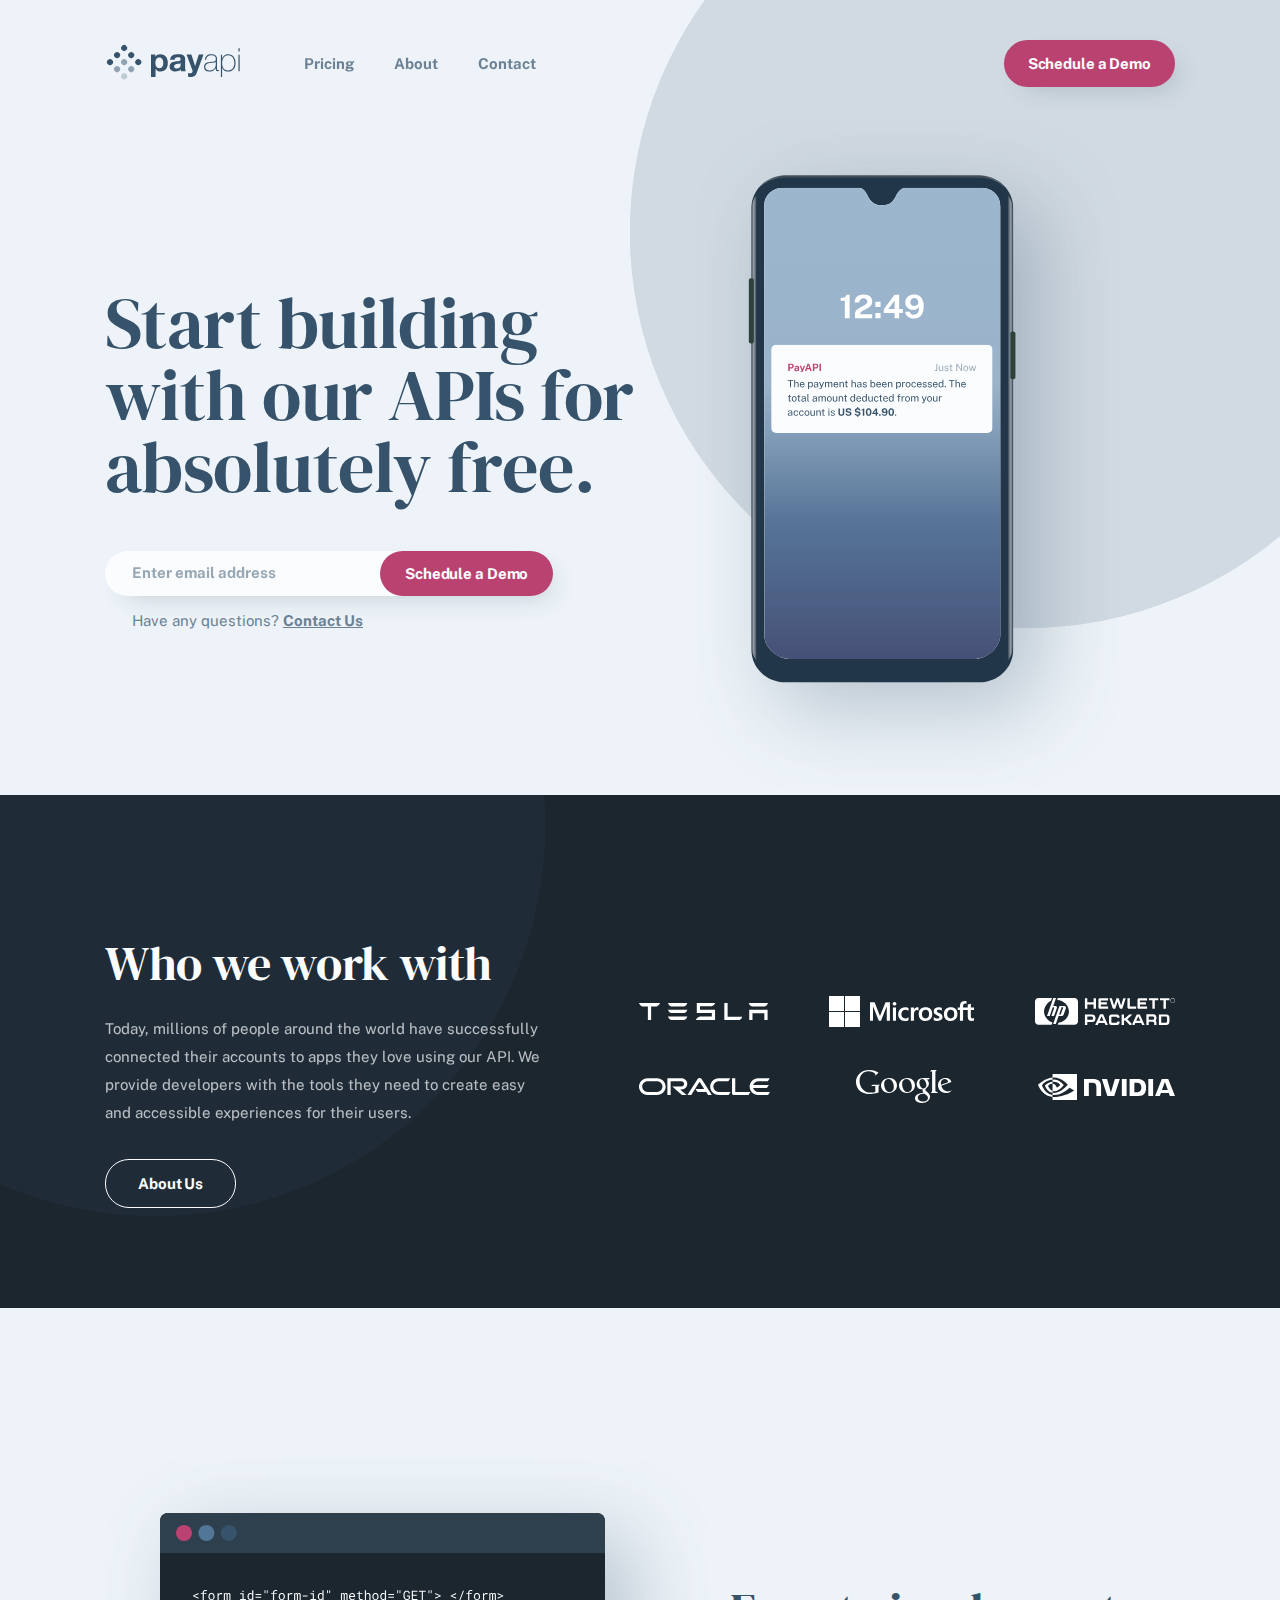
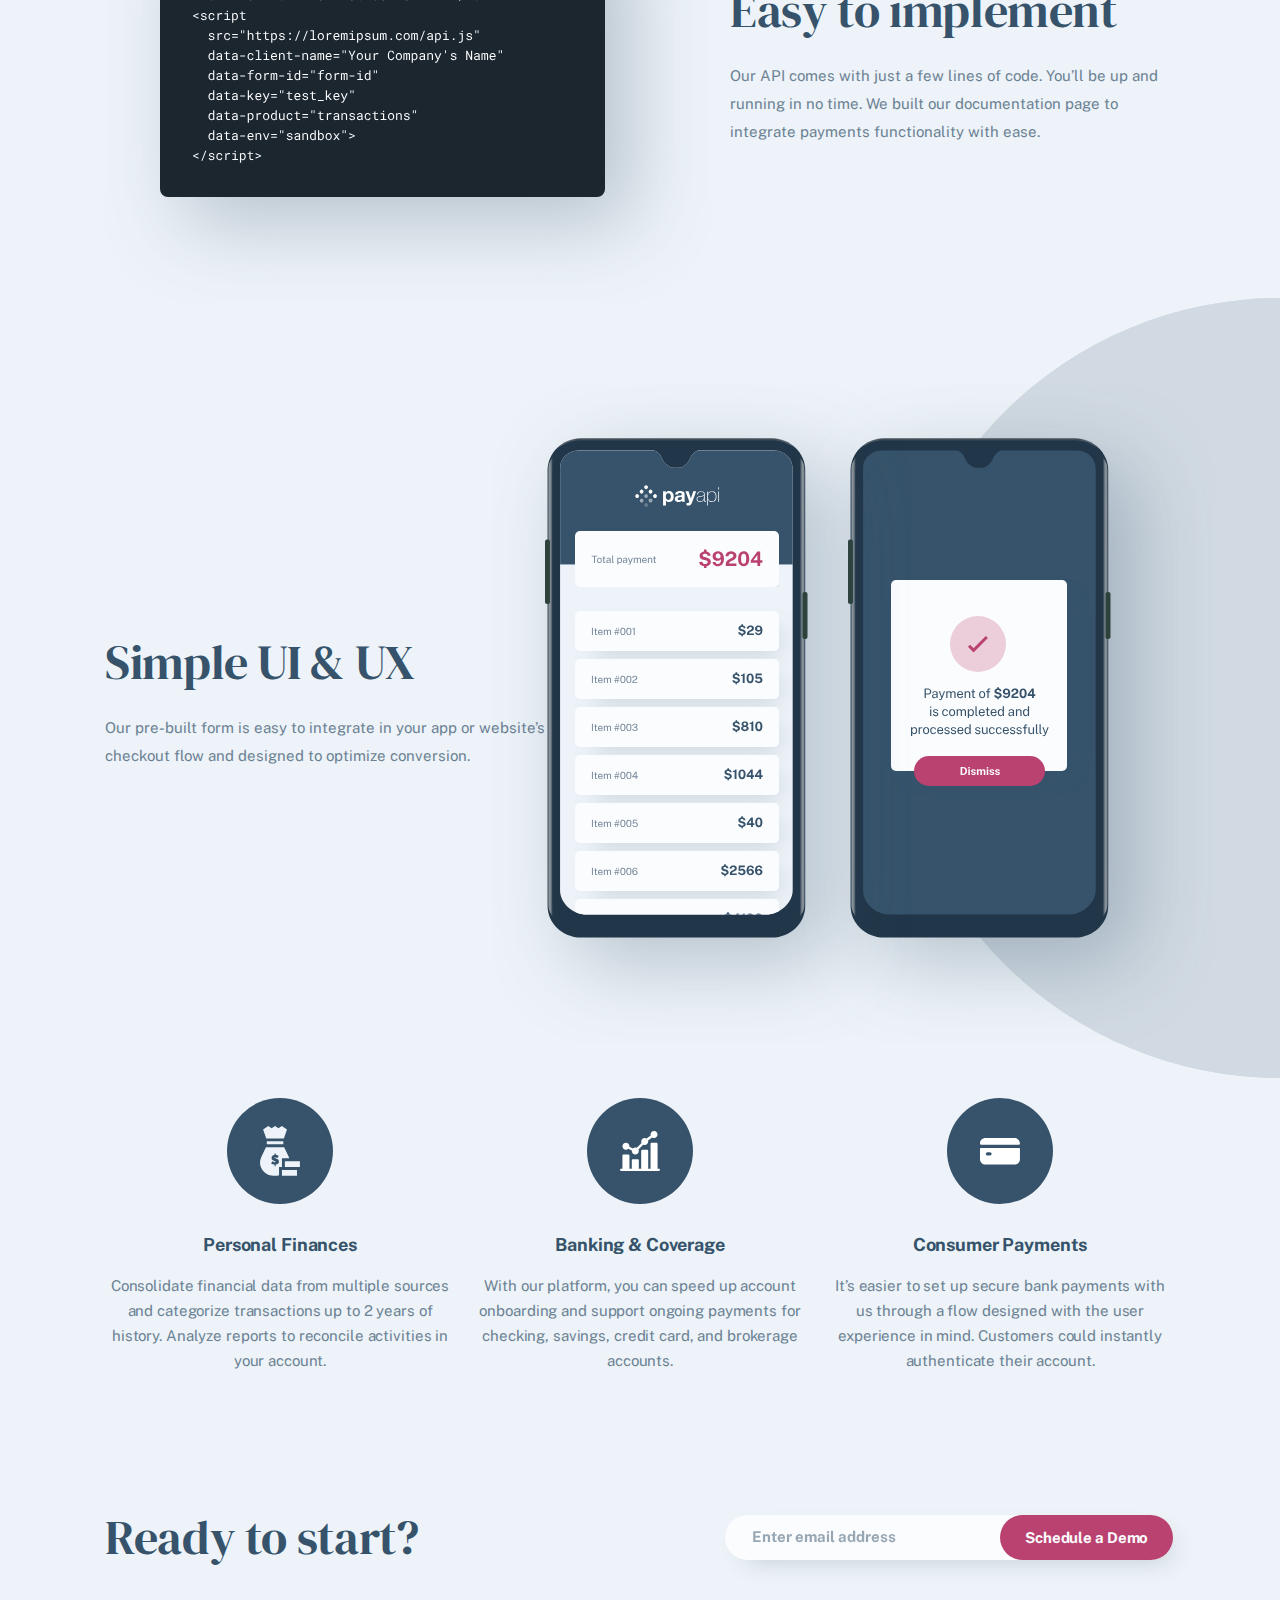
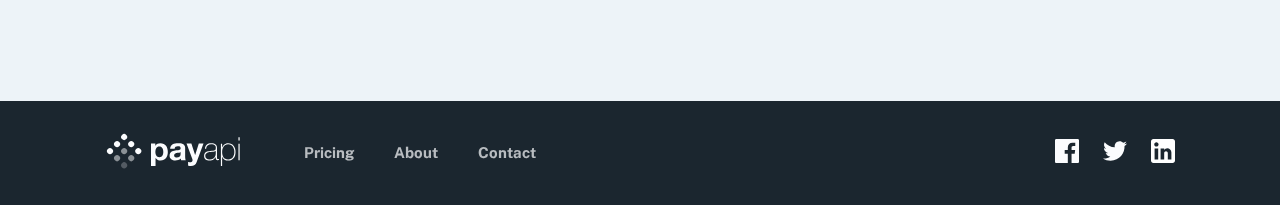
<file: index.html>
<!DOCTYPE html>
<html lang="en">
<head>
    <meta charset="UTF-8">
    <meta name="viewport" content="width=device-width, initial-scale=1.0">
    <link rel="stylesheet" href="./css/main.css">
    <link rel="preconnect" href="https://fonts.googleapis.com">
    <link rel="preconnect" href="https://fonts.gstatic.com" crossorigin>
    <link href="https://fonts.googleapis.com/css2?family=DM+Serif+Display&family=Public+Sans:wght@400;700&display=swap" rel="stylesheet">
    <title>paypay</title>
</head>
<body>
    <header class="site-header">
        <div class="container">
            <nav class="header-navigation">
                <a href="./index.html">
                    <img src="./images/logo.svg" alt="">
                </a>
                <ul class="header-list">
                    <li class="header-item">
                        <a class="header-link" href="./pricing.html">Pricing</a>
                    </li>
                    <li class="header-item">
                        <a class="header-link" href="./about.html">About</a>
                    </li>
                    <li class="header-item">
                        <a class="header-link" href="./contact.html">Contact</a>
                    </li>
                </ul>
                <button class="header-btn">Schedule a Demo</button>
            </nav>
        </div>
    </header>  
    <main>
        <section class="hero">
            <div class="container">
                <div class="hero-box">
                    <h1 class="hero-title">Start building with our APIs for absolutely free.</h1>
                    <form class="hero-form" action="#">
                        <input class="hero-inp" type="email" placeholder="Enter email address" required>
                        <button class="hero-btn">Schedule a Demo</button>
                    </form>
                    <p class="hero-text">Have any questions? <a class="hero-link" href="#"> Contact Us</a></p>
                    <img class="hero-img" src="./images/phone.svg" width="650   " height="800" alt="">
                </div>
            </div>
        </section>
        <section class="work-section">
            <div class="container">
                <div class="work-wrapper">
                    <div class="work-info-box">
                        <h2 class="work-title">Who we work with</h2>
                        <p class="work-text">Today, millions of people around the world have successfully connected their accounts to apps they love using our API. We provide developers with the tools they need to create easy and accessible experiences for their users. </p>
                        <button class="work-btn">About Us</button>
                    </div>
                    <ul class="work-list">
                        <li class="work-item">
                            <a class="work-link" href="https://www.tesla.com/" target="blank">
                                <img class="work-img" src="./images/Tesla.svg" alt="">
                            </a>
                        </li>
                        <li class="work-item">
                            <a class="work-link" href="https://www.microsoft.com/ru-ru" target="blank">
                                <img class="work-img" src="./images/Micrasoft.svg" alt="">
                            </a>
                        </li>
                        <li class="work-item">
                            <a class="work-link" href="https://www.hp.com/kz-ru/home.html" target="_blank">
                                <img class="work-img" src="./images/hewlett.svg" alt="">
                            </a>
                        </li>
                        <li class="work-item">
                            <a class="work-link" href="https://www.oracle.com/cis/" target="blank">
                                <img class="work-img" src="./images/Oracle.svg" alt="">
                            </a>
                        </li>
                        <li class="work-item">
                            <a class="work-link" href="https://www.google.es/" target="blank">
                                <img class="work-img" src="./images/Google.svg" alt="">
                            </a>
                        </li>
                        <li class="work-item">
                            <a class="work-link" href="https://www.nvidia.com/download/index.aspx?lang=ru" target="blank">
                                <img class="work-img" src="./images/nvidia.svg" alt="">
                            </a>
                        </li>
                    </ul>
                </div>
            </div>
        </section>
        <section class="easy-section">
            <div class="container">
                <div class="easy-top-box">
                    <img class="easy-top-img" src="./images/codding.svg" alt="">
                    <div class="easy-top-info">
                        <h3 class="easy-title">Easy to implement</h3>
                        <p class="easy-text">Our API comes with just a few lines of code. You’ll be up and running in no time. We built our documentation page to integrate payments functionality with ease.</p>
                    </div>
                </div>
                <div class="easy-bottom-box">
                    <div class="easy-top-info">
                        <h3 class="easy-title">Simple UI & UX</h3>
                        <p class="easy-text">Our pre-built form is easy to integrate in your app or website’s checkout flow and designed to optimize conversion. </p>
                    </div>
                    <img class="easy-img" src="./images/phones.svg" alt="">
                </div>
                <ul class="easy-list">
                    <li class="easy-item">
                        <img class="easy-item-img" src="./images/personal.svg" alt="">
                        <h4 class="easy-item-title">Personal Finances</h4>
                        <p class="easy-item-text">Consolidate financial data from multiple sources and categorize transactions up to 2 years of history. Analyze reports to reconcile activities in your account. </p>
                    </li>
                    <li class="easy-item">
                        <img class="easy-item-img" src="./images/banking.svg" alt="">
                        <h4 class="easy-item-title">Banking & Coverage</h4>
                        <p class="easy-item-text">With our platform, you can speed up account onboarding and support ongoing payments for checking, savings, credit card, and brokerage accounts.</p>
                    </li>
                    <li class="easy-item">
                        <img class="easy-item-img" src="./images/consumer.svg" alt="">
                        <h4 class="easy-item-title">Consumer Payments</h4>
                        <p class="easy-item-text">It’s easier to set up secure bank payments with us through a flow designed with the user experience in mind. Customers could instantly authenticate their account.</p>
                    </li>
                </ul>
            </div>
        </section>
        <section class="ready-section">
            <div class="container">
                <div class="ready-box">
                    <h2 class="ready-title">Ready to start?</h2>
                    <form class="hero-form" action="#">
                        <input class="hero-inp" type="email" placeholder="Enter email address" required>
                        <button class="hero-btn">Schedule a Demo</button>
                    </form>
                </div>
            </div>
        </section>
    </main>
    <footer class="site-footer">
        <div class="container">
            <div class="footer-wrapper">
                <a href="./index.html">
                    <img src="./images/logo-2.svg" alt="">
                </a>
                <ul class="footer-list">
                    <li class="footer-item">
                        <a class="footer-link" href="./pricing.html">Pricing</a>
                    </li>
                    <li class="footer-item">
                        <a class="footer-link" href="#">About</a>
                    </li>
                    <li class="footer-item">
                        <a class="footer-link" href="#">Contact</a>
                    </li>
                </ul>
                <a href="">
                    <img src="./images/ijtimoiy.svg" alt="">
                </a>
            </div>
        </div>
    </footer>
</body>
</html>
</file>
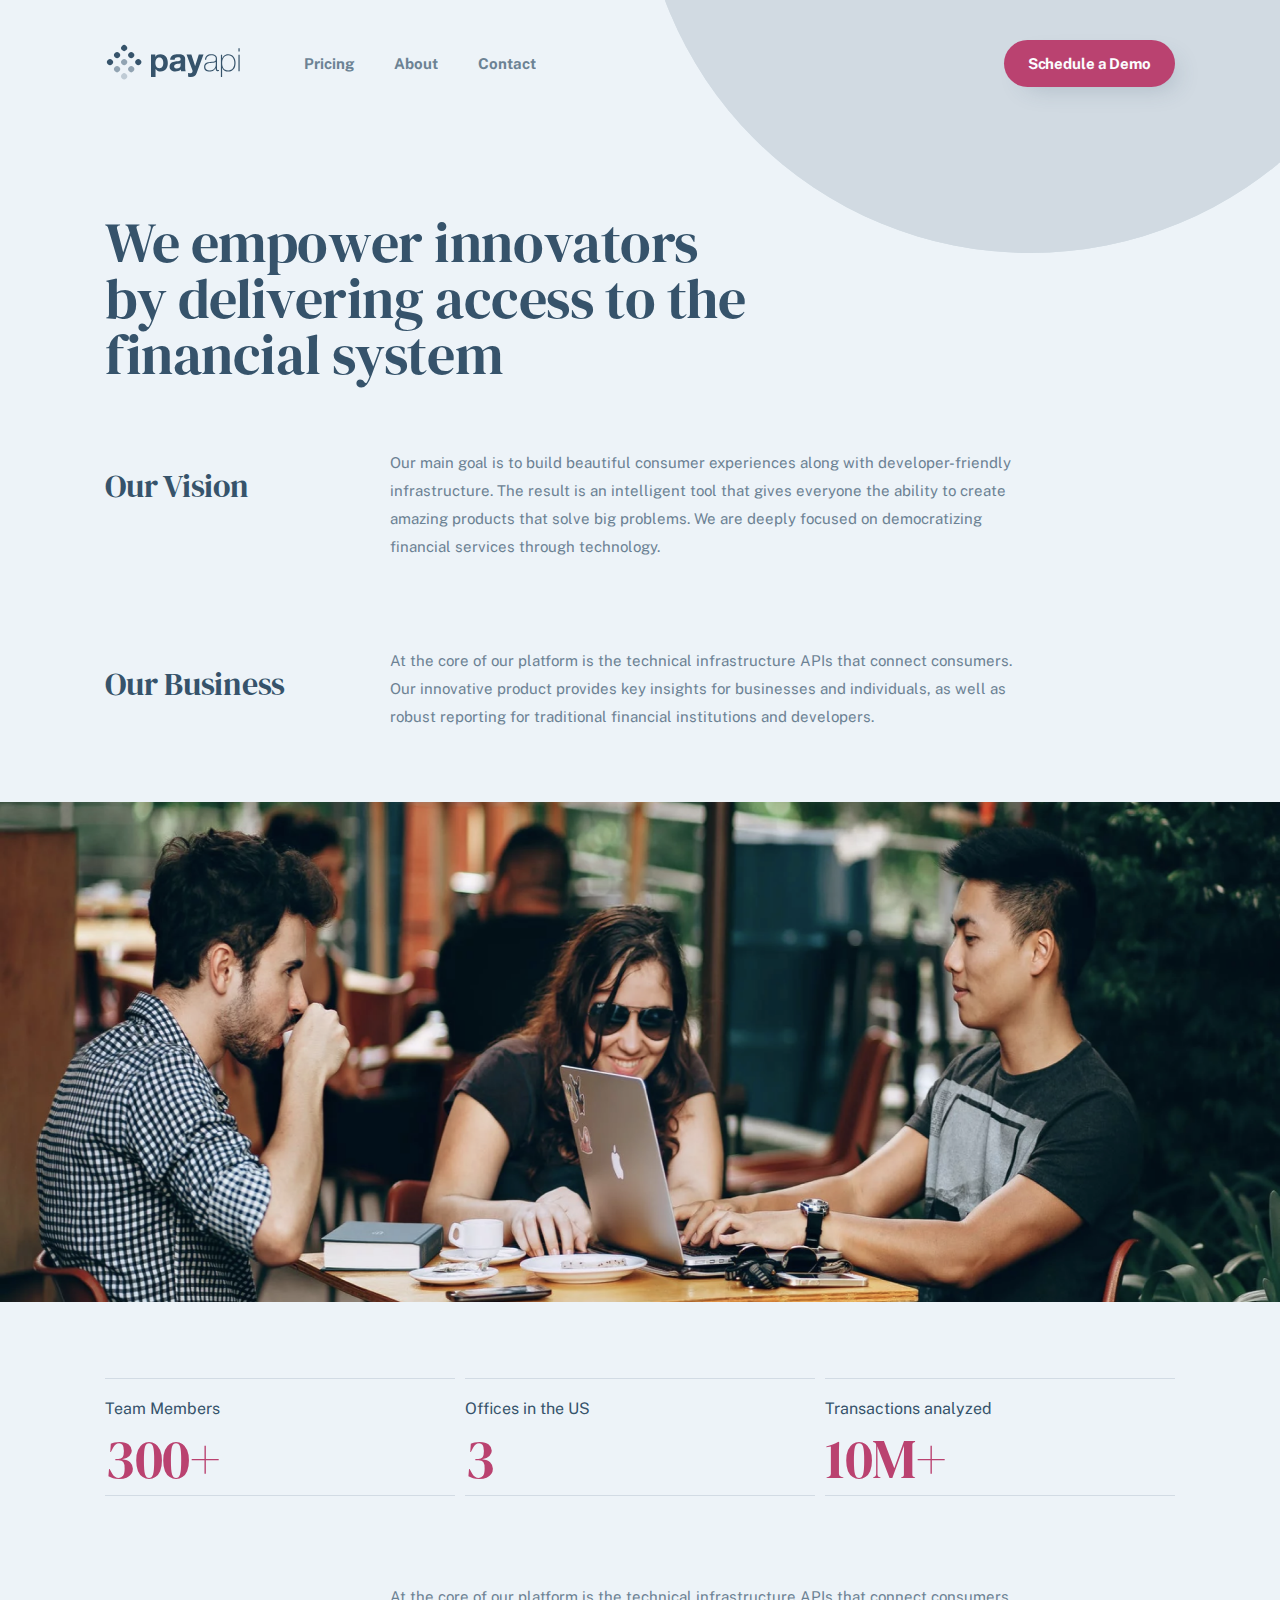
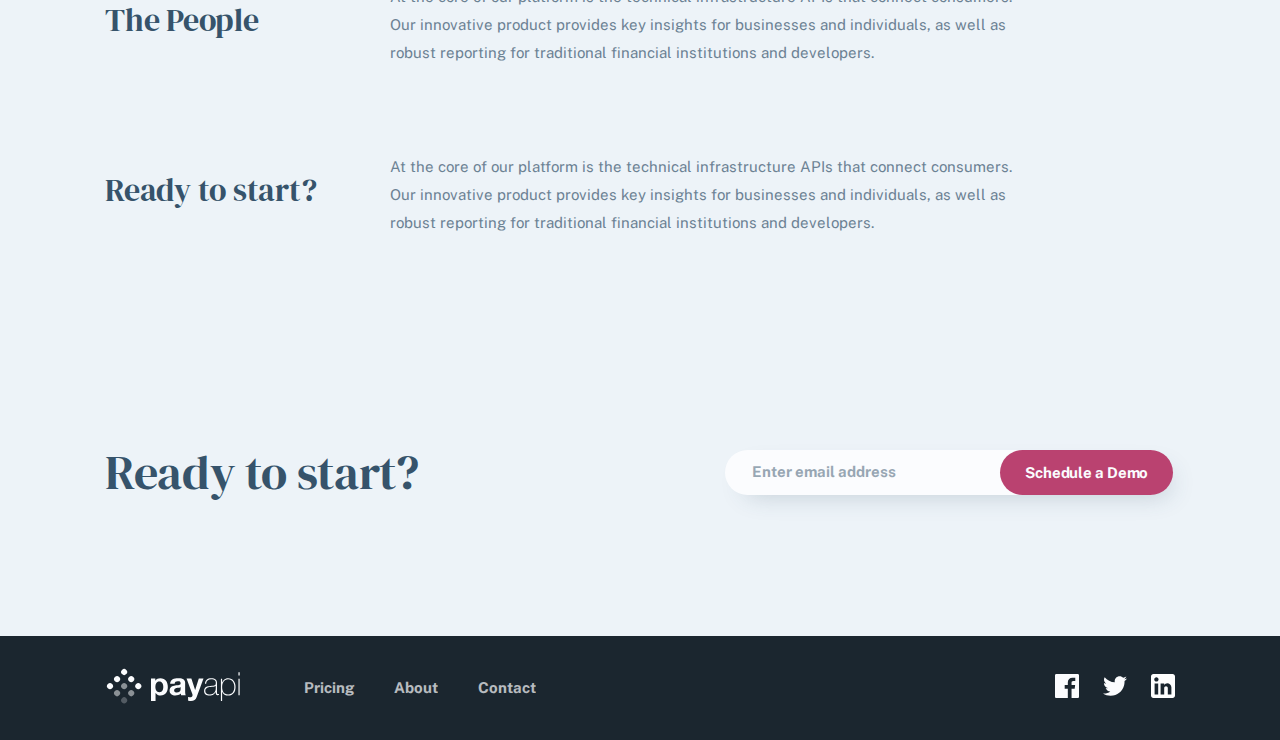
<file: about.html>
<!DOCTYPE html>
<html lang="en">
<head>
    <meta charset="UTF-8">
    <meta name="viewport" content="width=device-width, initial-scale=1.0">
    <link rel="preconnect" href="https://fonts.googleapis.com">
    <link rel="preconnect" href="https://fonts.gstatic.com" crossorigin>
    <link href="https://fonts.googleapis.com/css2?family=DM+Serif+Display&family=Public+Sans:wght@400;700&display=swap" rel="stylesheet">
    <link rel="stylesheet" href="./css/main.css">
    <title>About</title>
</head>
<body>
    <header class="site-header">
        <div class="container">
            <nav class="header-navigation">
                <a href="./index.html">
                    <img src="./images/logo.svg" alt="">
                </a>
                <ul class="header-list">
                    <li class="header-item">
                        <a class="header-link" href="./pricing.html">Pricing</a>
                    </li>
                    <li class="header-item">
                        <a class="header-link" href="./about.html">About</a>
                    </li>
                    <li class="header-item">
                        <a class="header-link" href="#">Contact</a>
                    </li>
                </ul>
                <button class="header-btn">Schedule a Demo</button>
            </nav>
        </div>
        <img class="pricing-img" src="./images/pricing.svg" alt="">
    </header>  
    <main>
        <section class="our">
            <div class="container">
                <h2 class="our-title">We empower innovators <br>
                    by delivering access to the financial system</h2>
                    <div class="our-box">
                        <h3 class="our-box-title">Our Vision</h3>
                        <p class="our-box-text">Our main goal is to build beautiful consumer experiences along with developer-friendly infrastructure. The result is an intelligent tool that gives everyone the ability to create amazing products that solve big problems. We are deeply focused on democratizing financial services through technology. </p>
                    </div>
                    <div class="our-box">
                        <h3 class="our-box-title">Our Business</h3>
                        <p class="our-box-text">At the core of our platform is the technical infrastructure APIs that connect consumers. Our innovative product provides key insights for businesses and individuals, as well as robust reporting for traditional financial institutions and developers. </p>
                    </div>
                </div>
                <img class="our-image" src="./images/friends.png" alt="" height="500">
                <div class="container">
                    <ul class="our-list">
                        <li class="our-item">
                            <p class="our-item-text">Team Members</p>
                            <span class="our-item-span">300+</span>
                        </li>
                        <li class="our-item">
                            <p class="our-item-text">Offices in the US</p>
                            <span class="our-item-span">3</span>
                        </li>
                        <li class="our-item">
                            <p class="our-item-text">Transactions analyzed</p>
                            <span class="our-item-span">10M+</span>
                        </li>
                        
                    </ul>
                    <div class="our-box">
                        <h3 class="our-box-title">The People</h3>
                        <p class="our-box-text">At the core of our platform is the technical infrastructure APIs that connect consumers. Our innovative product provides key insights for businesses and individuals, as well as robust reporting for traditional financial institutions and developers. </p>
                    </div>
                    <div class="our-box">
                        <h3 class="our-box-title">Ready to start?</h3>
                        <p class="our-box-text">At the core of our platform is the technical infrastructure APIs that connect consumers. Our innovative product provides key insights for businesses and individuals, as well as robust reporting for traditional financial institutions and developers. </p>
                    </div>
                </div>
            </section>
            <section class="ready-section">
                <div class="container">
                    <div class="ready-box">
                        <h2 class="ready-title">Ready to start?</h2>
                        <form class="hero-form" action="#">
                            <input class="hero-inp" type="email" placeholder="Enter email address" required>
                            <button class="hero-btn">Schedule a Demo</button>
                        </form>
                    </div>
                </div>
            </section>
        </main>
        <footer class="site-footer">
            <div class="container">
                <div class="footer-wrapper">
                    <a href="./index.html">
                        <img src="./images/logo-2.svg" alt="">
                    </a>
                    <ul class="footer-list">
                        <li class="footer-item">
                            <a class="footer-link" href="./pricing.html">Pricing</a>
                        </li>
                        <li class="footer-item">
                            <a class="footer-link" href="./about.html">About</a>
                        </li>
                        <li class="footer-item">
                            <a class="footer-link" href="./contact.html">Contact</a>
                        </li>
                    </ul>
                    <a href="">
                        <img src="./images/ijtimoiy.svg" alt="">
                    </a>
                </div>
            </div>
        </footer>
    </body>
    </html>
</file>
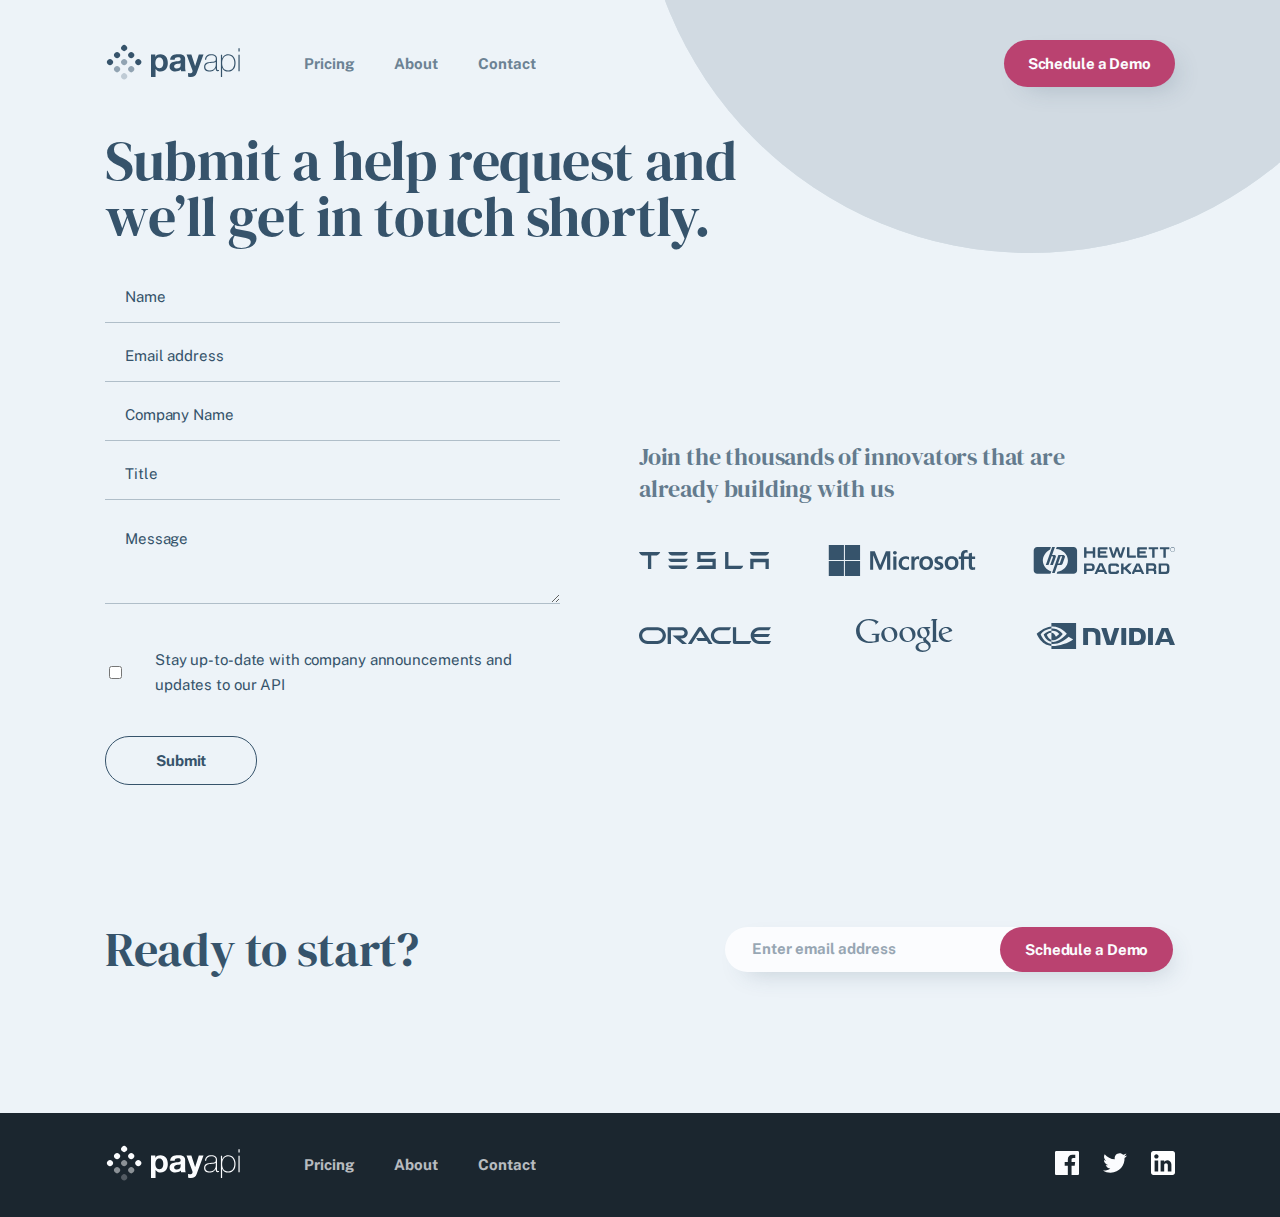
<file: contact.html>
<!DOCTYPE html>
<html lang="en">
<head>
    <meta charset="UTF-8">
    <meta name="viewport" content="width=device-width, initial-scale=1.0">
    <link rel="preconnect" href="https://fonts.googleapis.com">
    <link rel="preconnect" href="https://fonts.gstatic.com" crossorigin>
    <link href="https://fonts.googleapis.com/css2?family=DM+Serif+Display&family=Public+Sans:wght@400;700&display=swap" rel="stylesheet">
    <link rel="stylesheet" href="./css/main.css">
    <title>Contact</title>
</head>
<body>
    <header class="site-header">
        <div class="container">
            <nav class="header-navigation">
                <a href="./index.html">
                    <img src="./images/logo.svg" alt="">
                </a>
                <ul class="header-list">
                    <li class="header-item">
                        <a class="header-link" href="./pricing.html">Pricing</a>
                    </li>
                    <li class="header-item">
                        <a class="header-link" href="./about.html">About</a>
                    </li>
                    <li class="header-item">
                        <a class="header-link" href="./contact.html">Contact</a>
                    </li>
                </ul>
                <button class="header-btn">Schedule a Demo</button>
            </nav>
        </div>
        <img class="pricing-img" src="./images/pricing.svg" alt="">
    </header>  
    <main>
        <section class="content">
            <div class="container">
                <h2 class="contact-title">Submit a help request and 
                    we’ll get in touch shortly.</h2>
                    <div class="contact-box">
                        <form class="contact-form" action="#">
                            <input class="contact-inp" type="text" placeholder="Name" required minlength="2" maxlength="20">
                            <input class="contact-inp" type="email" placeholder="Email address" required>
                            <input class="contact-inp" type="text" placeholder="Company Name" required minlength="2" maxlength="20">
                            <input class="contact-inp" type="text" placeholder="Title" required minlength="2" maxlength="20">
                            <textarea class="contact-text-area" required minlength="2" maxlength="200" cols="30" rows="5" placeholder="Message"></textarea>
                            <div class="contact-form-box">
                                <input type="checkbox" required>
                                <p class="contact-form-text">Stay up-to-date with company announcements and updates to our API</p>
                            </div>
                            <button class="contact-btn" type="submit">Submit</button>
                        </form>
                  <div>
                    <p class="contact-text">Join the thousands of innovators that are already building with us</p>
                    <ul class="work-list">
                        <li class="work-item">
                            <a class="work-link" href="https://www.tesla.com/" target="blank">
                                <img class="work-img" src="./images/tesla 2.svg" alt="">
                            </a>
                        </li>
                        <li class="work-item">
                            <a class="work-link" href="https://www.microsoft.com/ru-ru" target="blank">
                                <img class="work-img" src="./images/micrasoft 2.svg" alt="">
                            </a>
                        </li>
                        <li class="work-item">
                            <a class="work-link" href="https://www.hp.com/kz-ru/home.html" target="_blank">
                                <img class="work-img" src="./images/hp2.svg" alt="">
                            </a>
                        </li>
                        <li class="work-item">
                            <a class="work-link" href="https://www.oracle.com/cis/" target="blank">
                                <img class="work-img" src="./images/oracle 2.svg" alt="">
                            </a>
                        </li>
                        <li class="work-item">
                            <a class="work-link" href="https://www.google.es/" target="blank">
                                <img class="work-img" src="./images/google 2.svg" alt="">
                            </a>
                        </li>
                        <li class="work-item">
                            <a class="work-link" href="https://www.nvidia.com/download/index.aspx?lang=ru" target="blank">
                                <img class="work-img" src="./images/nvidia 2.svg" alt="">
                            </a>
                        </li>
                    </ul>
                  </div>
                    </div>
            </div>
        </section>
        <section class="ready-section">
            <div class="container">
                <div class="ready-box">
                    <h2 class="ready-title">Ready to start?</h2>
                    <form class="hero-form" action="#">
                        <input class="hero-inp" type="email" placeholder="Enter email address" required>
                        <button class="hero-btn">Schedule a Demo</button>
                    </form>
                </div>
            </div>
        </section>
    </main>
    <footer class="site-footer">
        <div class="container">
            <div class="footer-wrapper">
                <a href="./index.html">
                    <img src="./images/logo-2.svg" alt="">
                </a>
                <ul class="footer-list">
                    <li class="footer-item">
                        <a class="footer-link" href="./pricing.html">Pricing</a>
                    </li>
                    <li class="footer-item">
                        <a class="footer-link" href="#">About</a>
                    </li>
                    <li class="footer-item">
                        <a class="footer-link" href="#">Contact</a>
                    </li>
                </ul>
                <a href="">
                    <img src="./images/ijtimoiy.svg" alt="">
                </a>
            </div>
        </div>
    </footer>
</body>
</html>
</file>
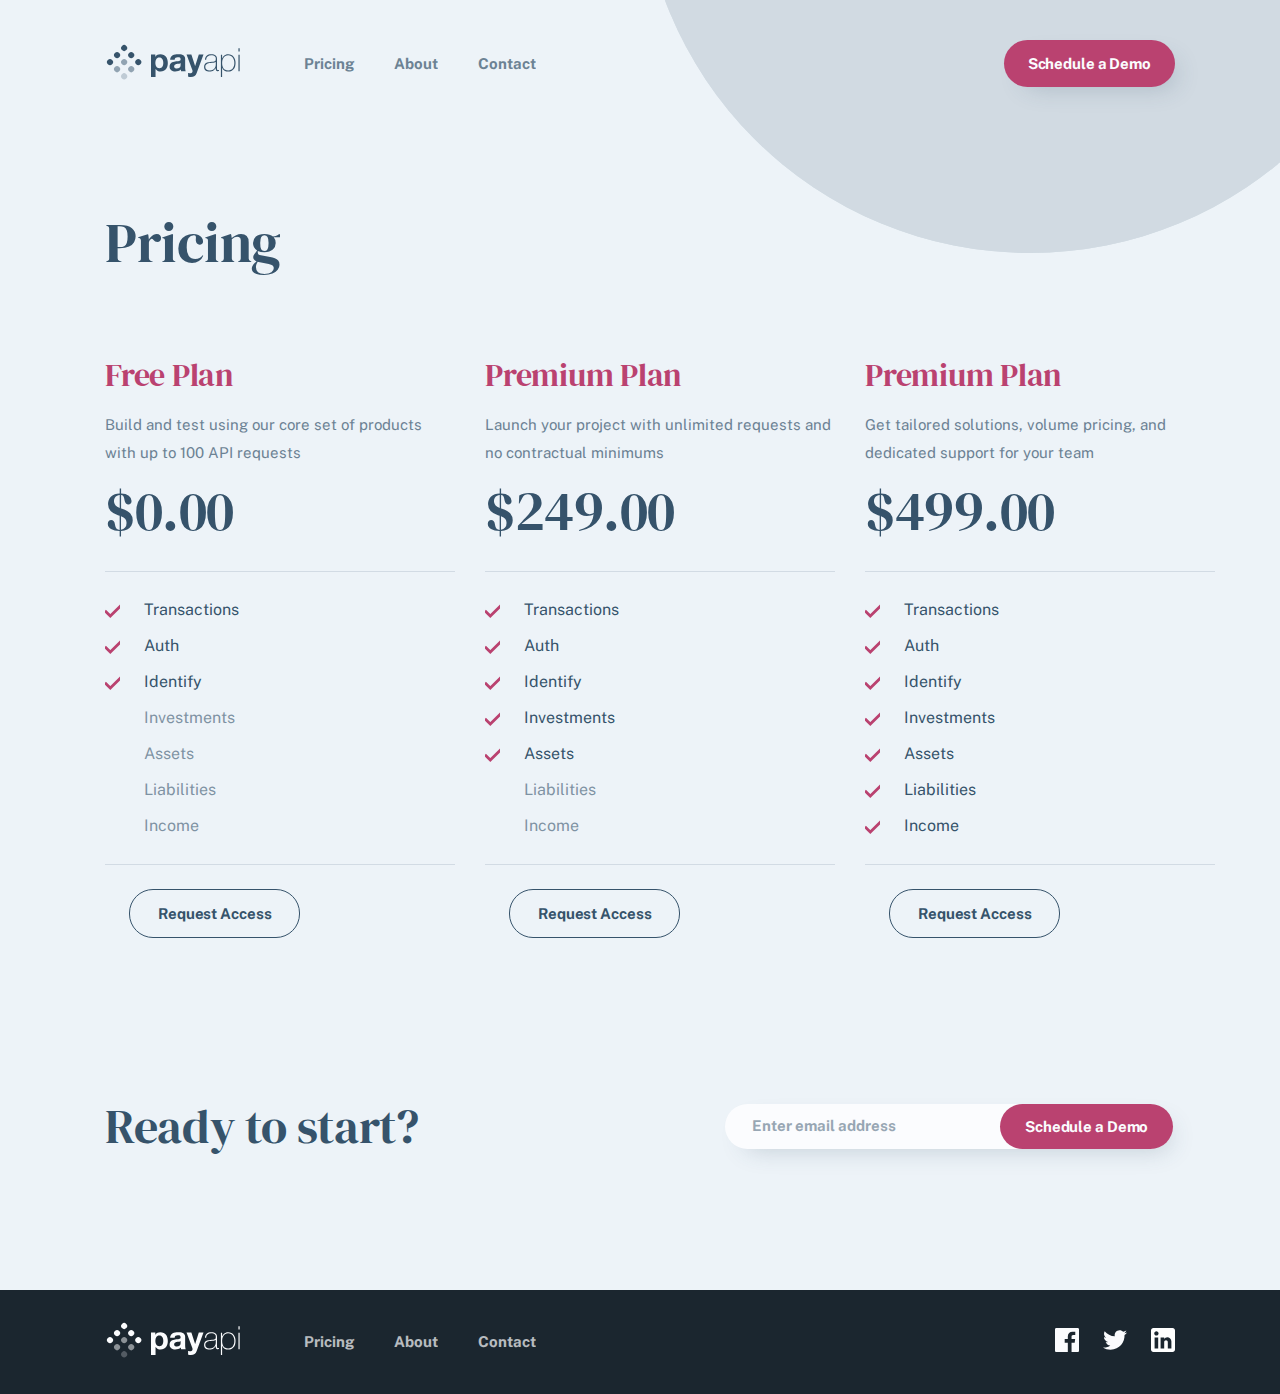
<file: pricing.html>
<!DOCTYPE html>
<html lang="en">
<head>
    <meta charset="UTF-8">
    <meta name="viewport" content="width=device-width, initial-scale=1.0">
    <link rel="preconnect" href="https://fonts.googleapis.com">
    <link rel="preconnect" href="https://fonts.gstatic.com" crossorigin>
    <link href="https://fonts.googleapis.com/css2?family=DM+Serif+Display&family=Public+Sans:wght@400;700&display=swap" rel="stylesheet">
    <link rel="stylesheet" href="./css/main.css">
    <title>Document</title>
</head>
<body>
    <header class="site-header">
        <div class="container">
            <nav class="header-navigation">
                <a href="./index.html">
                    <img src="./images/logo.svg" alt="">
                </a>
                <ul class="header-list">
                    <li class="header-item">
                        <a class="header-link" href="./pricing.html">Pricing</a>
                    </li>
                    <li class="header-item">
                        <a class="header-link" href="./about.html">About</a>
                    </li>
                    <li class="header-item">
                        <a class="header-link" href="./contact.html">Contact</a>
                    </li>
                </ul>
                <button class="header-btn">Schedule a Demo</button>
            </nav>
        </div>
        <img class="pricing-img" src="./images/pricing.svg" alt="">
    </header>  
    <main>
        <section class="plan-section">
            <div class="container">
                <h2 class="plan-title">Pricing</h2>
                <ul class="plan-list">
                    <li class="plan-item">
                        <div class="plan-info-box">
                            <h3 class="plan-info-title">Free Plan</h3>
                            <p class="plan-info-text">Build and test using our core set of products with up to 100 API requests </p>
                            <span class="plan-info-span">$0.00</span>
                        </div>
                        <div class="plan-bottom-box">
                            <p class="plan-bottom-text plan-info-text-after">Transactions</p>
                            <p class="plan-bottom-text plan-info-text-after">Auth</p>
                            <p class="plan-bottom-text plan-info-text-after">Identify</p>
                            <p class="plan-bottom-text plan-bottom-text-2" >Investments</p>
                            <p class="plan-bottom-text plan-bottom-text-2" >Assets</p>
                            <p class="plan-bottom-text plan-bottom-text-2" >Liabilities</p>
                            <p class="plan-bottom-text plan-bottom-text-2" >Income</p>
                        </div>
                        <button class="plan-btn">Request Access</button>
                    </li>
                    <li class="plan-item">
                        <div class="plan-info-box">
                            <h3 class="plan-info-title">Premium Plan</h3>
                            <p class="plan-info-text">Launch your project with unlimited requests and no contractual minimums </p>
                            <span class="plan-info-span">$249.00</span>
                        </div>
                        <div class="plan-bottom-box">
                            <p class="plan-bottom-text plan-info-text-after">Transactions</p>
                            <p class="plan-bottom-text plan-info-text-after">Auth</p>
                            <p class="plan-bottom-text plan-info-text-after">Identify</p>
                            <p class="plan-bottom-text plan-info-text-after">Investments</p>
                            <p class="plan-bottom-text plan-info-text-after">Assets</p>
                            <p class="plan-bottom-text plan-bottom-text-2" >Liabilities</p>
                            <p class="plan-bottom-text plan-bottom-text-2" >Income</p>
                        </div>
                        <button class="plan-btn">Request Access</button>
                    </li>
                    <li class="plan-item">
                        <div class="plan-info-box">
                            <h3 class="plan-info-title">Premium Plan</h3>
                            <p class="plan-info-text">Get tailored solutions, volume pricing, and dedicated support for your team </p>
                            <span class="plan-info-span">$499.00</span>
                        </div>
                        <div class="plan-bottom-box">
                            <p class="plan-bottom-text plan-info-text-after">Transactions</p>
                            <p class="plan-bottom-text plan-info-text-after">Auth</p>
                            <p class="plan-bottom-text plan-info-text-after">Identify</p>
                            <p class="plan-bottom-text plan-info-text-after">Investments</p>
                            <p class="plan-bottom-text plan-info-text-after">Assets</p>
                            <p class="plan-bottom-text plan-info-text-after">Liabilities</p>
                            <p class="plan-bottom-text plan-info-text-after">Income</p>
                        </div>
                        <button class="plan-btn">Request Access</button>
                    </li>
                </ul>
            </div>
        </section>
        <section class="ready-section">
            <div class="container">
                <div class="ready-box">
                    <h2 class="ready-title">Ready to start?</h2>
                    <form class="hero-form" action="#">
                        <input class="hero-inp" type="email" placeholder="Enter email address" required>
                        <button class="hero-btn">Schedule a Demo</button>
                    </form>
                </div>
            </div>
        </section>
    </main>
    <footer class="site-footer">
        <div class="container">
            <div class="footer-wrapper">
                <a href="./index.html">
                    <img src="./images/logo-2.svg" alt="">
                </a>
                <ul class="footer-list">
                    <li class="footer-item">
                        <a class="footer-link" href="./pricing.html">Pricing</a>
                    </li>
                    <li class="footer-item">
                        <a class="footer-link" href="#">About</a>
                    </li>
                    <li class="footer-item">
                        <a class="footer-link" href="#">Contact</a>
                    </li>
                </ul>
                <a href="">
                    <img src="./images/ijtimoiy.svg" alt="">
                </a>
            </div>
        </div>
    </footer>
</body>
</html>
</file>
<file: css/main.css>
.site-header {
  position: relative;
  padding-top: 40px;
  background: #EDF3F8;
}

.header-navigation {
  display: -webkit-box;
  display: -ms-flexbox;
  display: flex;
  -webkit-box-align: center;
      -ms-flex-align: center;
          align-items: center;
}

.header-list {
  display: -webkit-box;
  display: -ms-flexbox;
  display: flex;
  -webkit-box-align: center;
      -ms-flex-align: center;
          align-items: center;
  margin: 0;
  padding: 0;
  list-style: none;
  gap: 40px;
  margin-left: 64px;
}

.header-link {
  color: #36536B;
  font-family: Public Sans;
  font-size: 15px;
  font-style: normal;
  font-weight: 700;
  line-height: normal;
  text-decoration: none;
  opacity: 0.7;
  -webkit-transition: 0.3s;
  transition: 0.3s;
}
.header-link:hover {
  opacity: 1;
}

.header-btn {
  position: relative;
  z-index: 6;
  color: #FBFCFE;
  font-family: Public Sans;
  font-size: 15px;
  font-style: normal;
  font-weight: 700;
  line-height: normal;
  letter-spacing: -0.115px;
  border-radius: 24px;
  background: #BA4270;
  -webkit-box-shadow: 10px 10px 25px -10px rgba(54, 83, 107, 0.25);
          box-shadow: 10px 10px 25px -10px rgba(54, 83, 107, 0.25);
  border: none;
  margin-left: auto;
  padding: 15px 24px;
  -webkit-transition: 0.3s;
  transition: 0.3s;
  cursor: pointer;
}
.header-btn:hover {
  opacity: 0.8;
}

.hero {
  padding-top: 152px;
  background: #EDF3F8;
  padding-bottom: 151px;
  overflow: hidden;
}

.hero-box {
  width: 546px;
}

.hero-title {
  color: #36536B;
  font-family: DM Serif Display;
  font-size: 72px;
  font-style: normal;
  font-weight: 400;
  line-height: 72px; /* 100% */
  letter-spacing: -0.554px;
}

.hero-form {
  position: relative;
  width: 450px;
}

.hero-inp {
  width: 445px;
  border-radius: 24px;
  background: #FBFCFE;
  -webkit-box-shadow: 10px 10px 25px -10px rgba(54, 83, 107, 0.25);
          box-shadow: 10px 10px 25px -10px rgba(54, 83, 107, 0.25);
  padding: 15px 27px;
  border: none;
  padding-right: 180px;
}
.hero-inp::-webkit-input-placeholder {
  color: #36536B;
  font-family: Public Sans;
  font-size: 15px;
  font-style: normal;
  font-weight: 700;
  line-height: normal;
  opacity: 0.5;
}
.hero-inp::-moz-placeholder {
  color: #36536B;
  font-family: Public Sans;
  font-size: 15px;
  font-style: normal;
  font-weight: 700;
  line-height: normal;
  opacity: 0.5;
}
.hero-inp:-ms-input-placeholder {
  color: #36536B;
  font-family: Public Sans;
  font-size: 15px;
  font-style: normal;
  font-weight: 700;
  line-height: normal;
  opacity: 0.5;
}
.hero-inp::-ms-input-placeholder {
  color: #36536B;
  font-family: Public Sans;
  font-size: 15px;
  font-style: normal;
  font-weight: 700;
  line-height: normal;
  opacity: 0.5;
}
.hero-inp::placeholder {
  color: #36536B;
  font-family: Public Sans;
  font-size: 15px;
  font-style: normal;
  font-weight: 700;
  line-height: normal;
  opacity: 0.5;
}

.hero-btn {
  position: absolute;
  z-index: 5;
  left: 275px;
  color: #FBFCFE;
  font-family: Public Sans;
  font-size: 15px;
  font-style: normal;
  font-weight: 700;
  line-height: normal;
  letter-spacing: -0.115px;
  border-radius: 24px;
  background: #BA4270;
  padding: 14px 25px;
  border: none;
}

.hero-text {
  color: #6C8294;
  font-family: Public Sans;
  font-size: 15px;
  font-style: normal;
  font-weight: 400;
  line-height: normal;
  margin-top: 16px;
  margin-left: 27px;
}

.hero-link {
  color: #6C8294;
  font-family: Public Sans;
  font-size: 15px;
  font-style: normal;
  font-weight: 700;
  line-height: normal;
  text-decoration-line: underline;
}

.hero-img {
  position: absolute;
  top: 0;
  right: 0;
}

* {
  -webkit-box-sizing: border-box;
          box-sizing: border-box;
}

body {
  margin: 0;
  background: #EDF3F8;
}

.container {
  width: 100%;
  max-width: 1110px;
  margin-right: auto;
  margin-left: auto;
  padding-right: 20px;
  padding-left: 20px;
}

.work-section {
  background: #1B262F;
  padding-top: 100px;
  padding-bottom: 100px;
  background-image: url("../images/Bitmap.svg");
  background-repeat: no-repeat;
}

.work-wrapper {
  display: -webkit-box;
  display: -ms-flexbox;
  display: flex;
  -webkit-box-pack: justify;
      -ms-flex-pack: justify;
          justify-content: space-between;
  -webkit-box-align: center;
      -ms-flex-align: center;
          align-items: center;
}

.work-info-box {
  width: 445px;
}

.work-title {
  color: #FBFCFE;
  font-family: DM Serif Display;
  font-size: 48px;
  font-style: normal;
  font-weight: 400;
  line-height: 56px; /* 116.667% */
  letter-spacing: -0.369px;
  margin-bottom: 24px;
}

.work-text {
  color: #FBFCFE;
  font-family: Public Sans;
  font-size: 15px;
  font-style: normal;
  font-weight: 400;
  line-height: 28px; /* 186.667% */
  margin-bottom: 32px;
  opacity: 0.7;
}

.work-btn {
  color: #FBFCFE;
  text-align: center;
  font-family: Public Sans;
  font-size: 15px;
  font-style: normal;
  font-weight: 700;
  line-height: normal;
  letter-spacing: -0.115px;
  background-color: transparent;
  border-radius: 24px;
  border: 1px solid #FBFCFE;
  padding: 15px 32px;
  cursor: pointer;
  -webkit-transition: 0.3s;
  transition: 0.3s;
}
.work-btn:hover {
  color: #1B262F;
  background-color: #fff;
}

.work-list {
  width: 536px;
  margin: 0;
  padding: 0;
  list-style: none;
  display: -webkit-box;
  display: -ms-flexbox;
  display: flex;
  -webkit-box-pack: justify;
      -ms-flex-pack: justify;
          justify-content: space-between;
  -webkit-box-align: center;
      -ms-flex-align: center;
          align-items: center;
  -ms-flex-wrap: wrap;
      flex-wrap: wrap;
}

.work-item:nth-child(1) {
  margin-bottom: 39px;
}

.work-item:nth-child(2) {
  margin-bottom: 39px;
}

.work-item:nth-child(3) {
  margin-bottom: 39px;
}

.easy-section {
  padding-top: 150px;
  position: relative;
}

.easy-top-box {
  display: -webkit-box;
  display: -ms-flexbox;
  display: flex;
  -webkit-box-pack: justify;
      -ms-flex-pack: justify;
          justify-content: space-between;
  -webkit-box-align: center;
      -ms-flex-align: center;
          align-items: center;
  margin-bottom: 332px;
}

.easy-top-info {
  width: 445px;
  margin-bottom: 80px;
}

.easy-title {
  color: #36536B;
  font-family: DM Serif Display;
  font-size: 48px;
  font-style: normal;
  font-weight: 400;
  line-height: 56px; /* 116.667% */
  letter-spacing: -0.369px;
  margin-bottom: 24px;
}

.easy-text {
  color: #6C8294;
  font-family: Public Sans;
  font-size: 15px;
  font-style: normal;
  font-weight: 400;
  line-height: 28px; /* 186.667% */
  margin-bottom: 0;
}

.easy-img {
  position: absolute;
  z-index: 5;
  top: 590px;
  right: 0px;
}

.easy-list {
  display: -webkit-box;
  display: -ms-flexbox;
  display: flex;
  -webkit-box-pack: justify;
      -ms-flex-pack: justify;
          justify-content: space-between;
  -webkit-box-align: center;
      -ms-flex-align: center;
          align-items: center;
  margin: 0;
  padding: 0;
  list-style: none;
  margin-top: 328px;
}

.easy-item {
  width: 350px;
  text-align: center;
}

.easy-item-title {
  color: #36536B;
  text-align: center;
  font-family: Public Sans;
  font-size: 18px;
  font-style: normal;
  font-weight: 700;
  line-height: 25px; /* 138.889% */
  letter-spacing: -0.138px;
  margin-bottom: 16px;
}

.easy-item-text {
  color: #6C8294;
  text-align: center;
  font-family: Public Sans;
  font-size: 15px;
  font-style: normal;
  font-weight: 400;
  line-height: 25px; /* 166.667% */
  letter-spacing: -0.115px;
  margin-bottom: 0;
}

.ready-section {
  padding-top: 96px;
  padding-bottom: 96px;
}

.ready-box {
  display: -webkit-box;
  display: -ms-flexbox;
  display: flex;
  -webkit-box-pack: justify;
      -ms-flex-pack: justify;
          justify-content: space-between;
  -webkit-box-align: center;
      -ms-flex-align: center;
          align-items: center;
}

.ready-title {
  color: #36536B;
  font-family: DM Serif Display;
  font-size: 48px;
  font-style: normal;
  font-weight: 400;
  line-height: 56px; /* 116.667% */
  letter-spacing: -0.369px;
}

.site-footer {
  padding-top: 31px;
  padding-bottom: 31px;
  background: #1B262F;
}

.footer-wrapper {
  display: -webkit-box;
  display: -ms-flexbox;
  display: flex;
  -webkit-box-align: center;
      -ms-flex-align: center;
          align-items: center;
}

.footer-list {
  display: -webkit-box;
  display: -ms-flexbox;
  display: flex;
  -webkit-box-align: center;
      -ms-flex-align: center;
          align-items: center;
  gap: 40px;
  margin: 0;
  padding: 0;
  list-style: none;
  margin-left: 64px;
  margin-right: auto;
}

.footer-link {
  color: #FBFCFE;
  font-family: Public Sans;
  font-size: 15px;
  font-style: normal;
  font-weight: 700;
  line-height: normal;
  opacity: 0.7;
  text-decoration: none;
  -webkit-transition: 0.3;
  transition: 0.3;
}
.footer-link:hover {
  opacity: 1;
}

.plan-section {
  padding-top: 82px;
}

.plan-title {
  color: #36536B;
  font-family: DM Serif Display;
  font-size: 56px;
  font-style: normal;
  font-weight: 400;
  line-height: 56px; /* 100% */
  letter-spacing: -0.431px;
  margin-bottom: 52px;
}

.plan-list {
  margin: 0;
  padding: 0;
  list-style: none;
  display: -webkit-box;
  display: -ms-flexbox;
  display: flex;
  gap: 30px;
}

.plan-item {
  width: 350px;
  display: -webkit-box;
  display: -ms-flexbox;
  display: flex;
  -webkit-box-orient: vertical;
  -webkit-box-direction: normal;
      -ms-flex-direction: column;
          flex-direction: column;
  -webkit-box-align: start;
      -ms-flex-align: start;
          align-items: start;
}

.plan-info-box {
  border-bottom: 1px solid rgba(54, 83, 107, 0.1450980392);
  padding-bottom: 24px;
}

.plan-info-title {
  color: #BA4270;
  font-family: DM Serif Display;
  font-size: 32px;
  font-style: normal;
  font-weight: 400;
  line-height: 40px; /* 125% */
  letter-spacing: -0.246px;
  margin-bottom: 16px;
}

.plan-info-text {
  color: #6C8294;
  font-family: Public Sans;
  font-size: 15px;
  font-style: normal;
  font-weight: 400;
  line-height: 28px; /* 186.667% */
  margin-bottom: 8px;
}

.plan-info-span {
  color: #36536B;
  font-family: DM Serif Display;
  font-size: 56px;
  font-style: normal;
  font-weight: 400;
  line-height: 72px; /* 128.571% */
  letter-spacing: -0.431px;
}

.plan-bottom-box {
  width: 350px;
  border-bottom: 1px solid rgba(54, 83, 107, 0.1450980392);
  padding-bottom: 16px;
  padding-top: 24px;
}

.plan-bottom-text {
  color: #36536B;
  font-family: Public Sans;
  font-size: 16px;
  font-style: normal;
  font-weight: 400;
  line-height: 28px; /* 175% */
  margin-bottom: 8px;
  margin-top: 0;
}

.plan-bottom-text-2 {
  opacity: 0.6;
  margin-left: 39px;
}

.plan-info-text-after {
  display: -webkit-box;
  display: -ms-flexbox;
  display: flex;
  -webkit-box-align: center;
      -ms-flex-align: center;
          align-items: center;
}

.plan-info-text-after::before {
  content: "";
  width: 15px;
  height: 15px;
  background-image: url("../images/item.svg");
  background-repeat: no-repeat;
  background-size: cover;
  margin-right: 24px;
}

.plan-btn {
  color: #36536B;
  font-family: Public Sans;
  font-size: 15px;
  font-style: normal;
  font-weight: 700;
  line-height: normal;
  letter-spacing: -0.115px;
  border-radius: 24px;
  border: 1px solid #36536B;
  background-color: transparent;
  margin: 24px;
  padding: 15px 28px;
  -webkit-transition: 0.5s;
  transition: 0.5s;
  counter-reset: none;
  cursor: pointer;
}
.plan-btn:hover {
  background: #36536B;
  color: #fbfcfe;
}

.pricing-img {
  z-index: 9;
  position: absolute;
  top: 0;
  right: 0;
}

.our {
  padding-top: 82px;
}

.our-title {
  width: 730px;
  color: #36536B;
  font-family: DM Serif Display;
  font-size: 56px;
  font-style: normal;
  font-weight: 400;
  line-height: 56px; /* 100% */
  letter-spacing: -0.431px;
  margin-bottom: 51px;
}

.our-box {
  width: 920px;
  display: -webkit-box;
  display: -ms-flexbox;
  display: flex;
  -webkit-box-pack: justify;
      -ms-flex-pack: justify;
          justify-content: space-between;
  margin-bottom: 56px;
}

.our-box-title {
  color: #36536B;
  font-family: DM Serif Display;
  font-size: 32px;
  font-style: normal;
  font-weight: 400;
  line-height: 40px; /* 125% */
  letter-spacing: -0.246px;
}

.our-box-text {
  width: 635px;
  color: #6C8294;
  font-family: Public Sans;
  font-size: 15px;
  font-style: normal;
  font-weight: 400;
  line-height: 28px; /* 186.667% */
}

.our-image {
  width: 100%;
}

.our-list {
  margin: 0;
  padding: 0;
  list-style: none;
  display: -webkit-box;
  display: -ms-flexbox;
  display: flex;
  -webkit-box-pack: justify;
      -ms-flex-pack: justify;
          justify-content: space-between;
  margin-top: 72px;
  margin-bottom: 72px;
}

.our-item {
  width: 350px;
  border-top: 1px solid rgba(54, 83, 107, 0.1450980392);
  border-bottom: 1px solid rgba(54, 83, 107, 0.1450980392);
  padding-top: 16px;
}

.our-item-text {
  color: #36536B;
  font-family: Public Sans;
  font-size: 16px;
  font-style: normal;
  font-weight: 400;
  line-height: 28px; /* 175% */
  margin: 0;
}

.our-item-span {
  color: #BA4270;
  font-family: DM Serif Display;
  font-size: 56px;
  font-style: normal;
  font-weight: 400;
  line-height: 72px; /* 128.571% */
  letter-spacing: -0.431px;
}

.header-btn {
  position: relative;
  z-index: 100;
}

.contact {
  padding-top: 82px;
}

.contact-title {
  width: 730px;
  color: #36536B;
  font-family: DM Serif Display;
  font-size: 56px;
  font-style: normal;
  font-weight: 400;
  line-height: 56px; /* 100% */
  letter-spacing: -0.431px;
  margin-bottom: 43px;
}

.contact-form {
  width: 445px;
}

.contact-inp {
  width: 455px;
  background-color: transparent;
  border: none;
  border-bottom: 1px solid rgba(54, 83, 107, 0.3333333333);
  margin-bottom: 24px;
  padding-right: 20px;
  padding-bottom: 17px;
  padding-left: 20px;
}
.contact-inp::-webkit-input-placeholder {
  color: #36536B;
  font-family: Public Sans;
  font-size: 15px;
  font-style: normal;
  font-weight: 400;
  line-height: 25px; /* 166.667% */
  letter-spacing: -0.115px;
}
.contact-inp::-moz-placeholder {
  color: #36536B;
  font-family: Public Sans;
  font-size: 15px;
  font-style: normal;
  font-weight: 400;
  line-height: 25px; /* 166.667% */
  letter-spacing: -0.115px;
}
.contact-inp:-ms-input-placeholder {
  color: #36536B;
  font-family: Public Sans;
  font-size: 15px;
  font-style: normal;
  font-weight: 400;
  line-height: 25px; /* 166.667% */
  letter-spacing: -0.115px;
}
.contact-inp::-ms-input-placeholder {
  color: #36536B;
  font-family: Public Sans;
  font-size: 15px;
  font-style: normal;
  font-weight: 400;
  line-height: 25px; /* 166.667% */
  letter-spacing: -0.115px;
}
.contact-inp::placeholder {
  color: #36536B;
  font-family: Public Sans;
  font-size: 15px;
  font-style: normal;
  font-weight: 400;
  line-height: 25px; /* 166.667% */
  letter-spacing: -0.115px;
}
.contact-inp:not(:-moz-placeholder-shown):not(:focus):invalid {
  border-color: #ff0055;
  color: #ff0055;
}
.contact-inp:not(:-ms-input-placeholder):not(:focus):invalid {
  border-color: #ff0055;
  color: #ff0055;
}
.contact-inp:not(:placeholder-shown):not(:focus):invalid {
  border-color: #ff0055;
  color: #ff0055;
}

.contact-text-area {
  width: 455px;
  background-color: transparent;
  border: none;
  border-bottom: 1px solid rgba(54, 83, 107, 0.3333333333);
  resize: both;
  margin-bottom: 24px;
  padding-left: 20px;
  padding-right: 20px;
}
.contact-text-area::-webkit-input-placeholder {
  color: #36536B;
  font-family: Public Sans;
  font-size: 15px;
  font-style: normal;
  font-weight: 400;
  line-height: 25px; /* 166.667% */
  letter-spacing: -0.115px;
}
.contact-text-area::-moz-placeholder {
  color: #36536B;
  font-family: Public Sans;
  font-size: 15px;
  font-style: normal;
  font-weight: 400;
  line-height: 25px; /* 166.667% */
  letter-spacing: -0.115px;
}
.contact-text-area:-ms-input-placeholder {
  color: #36536B;
  font-family: Public Sans;
  font-size: 15px;
  font-style: normal;
  font-weight: 400;
  line-height: 25px; /* 166.667% */
  letter-spacing: -0.115px;
}
.contact-text-area::-ms-input-placeholder {
  color: #36536B;
  font-family: Public Sans;
  font-size: 15px;
  font-style: normal;
  font-weight: 400;
  line-height: 25px; /* 166.667% */
  letter-spacing: -0.115px;
}
.contact-text-area::placeholder {
  color: #36536B;
  font-family: Public Sans;
  font-size: 15px;
  font-style: normal;
  font-weight: 400;
  line-height: 25px; /* 166.667% */
  letter-spacing: -0.115px;
}
.contact-text-area:not(:-moz-placeholder-shown):not(:focus):invalid {
  border-color: #ff0055;
  color: #ff0055;
}
.contact-text-area:not(:-ms-input-placeholder):not(:focus):invalid {
  border-color: #ff0055;
  color: #ff0055;
}
.contact-text-area:not(:placeholder-shown):not(:focus):invalid {
  border-color: #ff0055;
  color: #ff0055;
}

.contact-form-box {
  width: 445px;
  display: -webkit-box;
  display: -ms-flexbox;
  display: flex;
  -webkit-box-align: center;
      -ms-flex-align: center;
          align-items: center;
  -webkit-box-pack: justify;
      -ms-flex-pack: justify;
          justify-content: space-between;
  margin-bottom: 24px;
}

.contact-form-text {
  width: 395px;
  color: #36536B;
  font-family: Public Sans;
  font-size: 15px;
  font-style: normal;
  font-weight: 400;
  line-height: 25px; /* 166.667% */
  letter-spacing: -0.115px;
}

.contact-checbox {
  height: 24px;
  width: 24px;
}

.contact-btn {
  color: #36536B;
  text-align: center;
  font-family: Public Sans;
  font-size: 15px;
  font-style: normal;
  font-weight: 700;
  line-height: normal;
  letter-spacing: -0.115px;
  background-color: transparent;
  border-radius: 24px;
  border: 1px solid #36536B;
  padding: 15px 50px;
  -webkit-transition: 0.3s;
  transition: 0.3s;
  cursor: pointer;
}
.contact-btn:hover {
  background: #36536B;
  color: #FBFCFE;
}

.contact-box {
  display: -webkit-box;
  display: -ms-flexbox;
  display: flex;
  -webkit-box-align: center;
      -ms-flex-align: center;
          align-items: center;
  -webkit-box-pack: justify;
      -ms-flex-pack: justify;
          justify-content: space-between;
}

.contact-text {
  width: 445px;
  color: #36536B;
  font-family: DM Serif Display;
  font-size: 24px;
  font-style: normal;
  font-weight: 400;
  line-height: 32px; /* 133.333% */
  letter-spacing: -0.185px;
  margin-bottom: 40px;
  opacity: 0.75;
}/*# sourceMappingURL=main.css.map */
</file>
